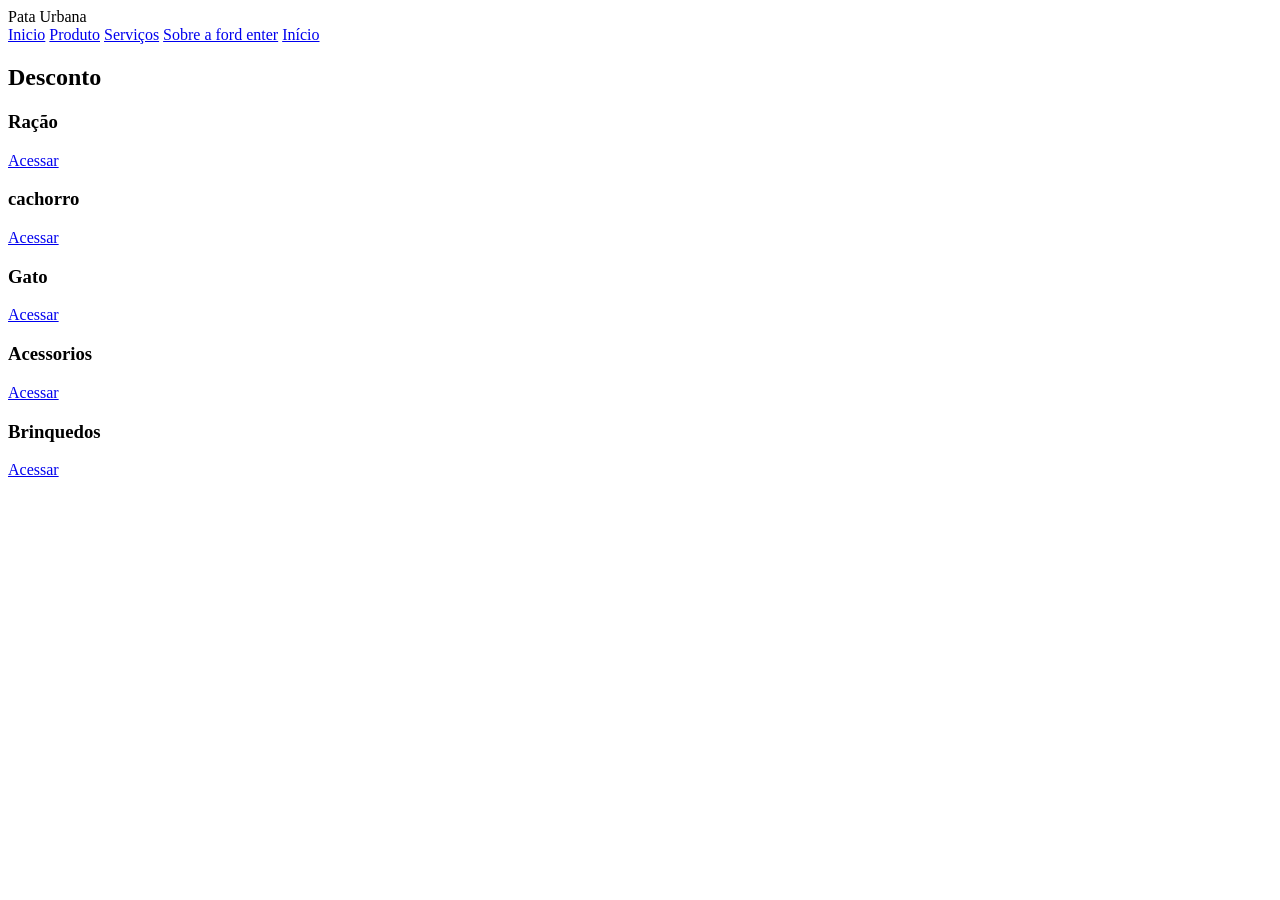
<file: Front-end/index.html>
<!DOCTYPE HTML5>
<html lang="pt-BR">
<head>
    <meta charset="UTF-8">
    <meta nome="viewport" content="width=device-width, initial-scale=1.0">
    <title>Pata Urbana - Inicio</title>


    <link real="stylesheet" href="style.css">
    </head>
    <body>


        <header class="navbar">
           <div class="logo">Pata Urbana</div>


           <nav class="nav links">
            <a href="index.html" class="active"></a>
            <a href="avisos.html">Inicio</a>
            <a href="avisos.html">Produto</a>
            <a href="avisos.html">Serviços</a>
            <a href="sobre_ford.html">Sobre a ford enter</a> 
            <a href="index.html" class="active">Início</a>
         </nav>

        

         <main class="container">
            <section class="welcome-card">
                <h1>Desconto</h1>
                <div class="dashboard-grid">

     <div class="card">
        <h3>Ração</h3>
        <a href="#" class="btn">Acessar</a>

    <div class="card">
        <h3>cachorro</h3>
        <a href="#" class="btn">Acessar</a>

    <div class="card">
        <h3>Gato</h3>
        <a href="#" class="btn">Acessar</a>
    
    <div class="card">
        <h3>Acessorios</h3>
        <a href="#" class="btn">Acessar</a>

    <div class="card">
        <h3>Brinquedos</h3>
        <a href="#" class="btn">Acessar</a>
</file>
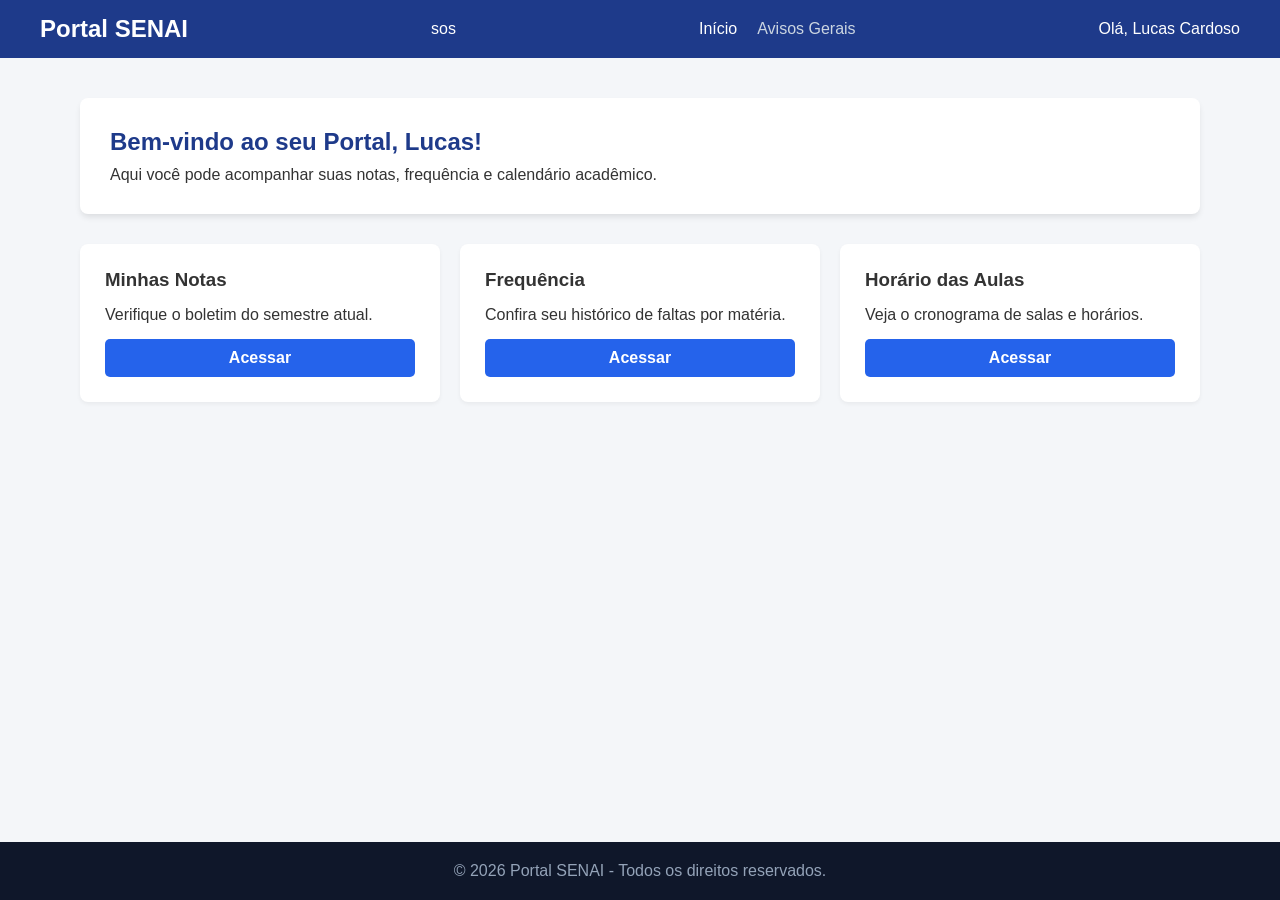
<file: Front-end/exemplo_Professor/index.html>
<!DOCTYPE html> <!-- Declara o tipo do documento como HTML5 para que o navegador interprete as regras modernas corretamente -->
<html lang="pt-BR"> <!-- Elemento raiz que envolve todo o documento HTML. O atributo lang define o idioma principal como Português do Brasil -->
<head> <!-- Seção do cabeçalho técnico da página (contém metadados, títulos e links externos não visíveis diretamente no corpo) -->
    <meta charset="UTF-8"> <!-- Configura a codificação de caracteres para UTF-8, permitindo acentos e caracteres especiais da língua portuguesa -->
    <meta name="viewport" content="width=device-width, initial-scale=1.0"> <!-- Ajusta a escala da página para garantir responsividade em telas mobile e desktops -->
    <title>Portal do Aluno - Início</title> <!-- Define o título que será exibido na aba do navegador -->
    
    <!-- Vincula o arquivo de estilos compartilhado -->
    <link rel="stylesheet" href="style.css"> <!-- Importa o arquivo de estilos CSS externo (style.css) para aplicar os estilos visuais -->
</head>
<body> <!-- Contém todo o conteúdo visível da página que é exibido para o usuário final -->

    <!-- Topo da página / Cabeçalho -->
    <header class="navbar"> <!-- Elemento semântico de cabeçalho da página, estruturado com a classe CSS navbar -->
        <div class="logo">Portal SENAI</div> <!-- Bloco genérico em nível de bloco utilizado para exibir a marca/logotipo do portal -->
        
        <!-- Menu de Navegação -->
   sos     <nav class="nav-links"> <!-- Elemento semântico de navegação que agrupa os links do menu principal -->
            <a href="index.html" class="active">Início</a> <!-- Link hipertexto para a página inicial; a classe 'active' destaca que esta é a página atual -->
            <a href="avisos.html">Avisos Gerais</a> <!-- Link hipertexto direcionando para a página de avisos gerais -->
        </nav>
        
        <div class="user-profile">Olá, Lucas Cardoso</div> <!-- Bloco informativo para exibir a saudação e o nome do usuário ativo no sistema -->
    </header>

    <!-- Conteúdo Principal -->
    <main class="container"> <!-- Elemento semântico para o conteúdo principal da página; a classe 'container' limita a largura centralizada -->
        
        <!-- Seção do cartão de boas-vindas -->
        <section class="welcome-card"> <!-- Seção semântica que agrupa visualmente o cartão de mensagem de boas-vindas -->
            <h1>Bem-vindo ao seu Portal, Lucas!</h1> <!-- Título principal e de maior relevância hierárquica (Nível 1) na página -->
            <p>Aqui você pode acompanhar suas notas, frequência e calendário acadêmico.</p> <!-- Parágrafo de texto descritivo -->
        </section>

        <!-- Grade de cards de acesso rápido -->
        <div class="dashboard-grid"> <!-- Contêiner em bloco que organiza os cartões em formato de grade flexível -->
            
            <!-- Card individual de atalho: Notas -->
            <div class="card"> <!-- Bloco representando o primeiro cartão de funcionalidade rápida -->
                <h3>Minhas Notas</h3> <!-- Título de nível 3 para identificar a seção do cartão -->
                <p>Verifique o boletim do semestre atual.</p> <!-- Parágrafo informativo da funcionalidade -->
                <a href="#" class="btn">Acessar</a> <!-- Link estilizado via CSS para ter aparência de botão de ação -->
            </div>
            
            <!-- Card individual de atalho: Frequência -->
            <div class="card"> <!-- Bloco representando o segundo cartão de funcionalidade rápida -->
                <h3>Frequência</h3> <!-- Título de nível 3 para o cartão de frequência -->
                <p>Confira seu histórico de faltas por matéria.</p> <!-- Descrição do recurso do cartão -->
                <a href="#" class="btn">Acessar</a> <!-- Botão/Link de atalho para acessar a frequência -->
            </div>
            
            <!-- Card individual de atalho: Horários -->
            <div class="card"> <!-- Bloco representando o terceiro cartão de funcionalidade rápida -->
                <h3>Horário das Aulas</h3> <!-- Título de nível 3 para o cartão de horários -->
                <p>Veja o cronograma de salas e horários.</p> <!-- Descrição do recurso exibido -->
                <a href="#" class="btn">Acessar</a> <!-- Botão/Link de atalho para acessar o cronograma -->
            </div>
            
        </div>
    </main>

    <!-- Rodapé da Página -->
    <footer class="footer"> <!-- Elemento semântico para o rodapé da página estilizado com a classe 'footer' -->
        <p>&copy; 2026 Portal SENAI - Todos os direitos reservados.</p> <!-- Parágrafo exibindo a indicação de direitos autorais e copyright -->
    </footer>

</body>
</html>
</file>
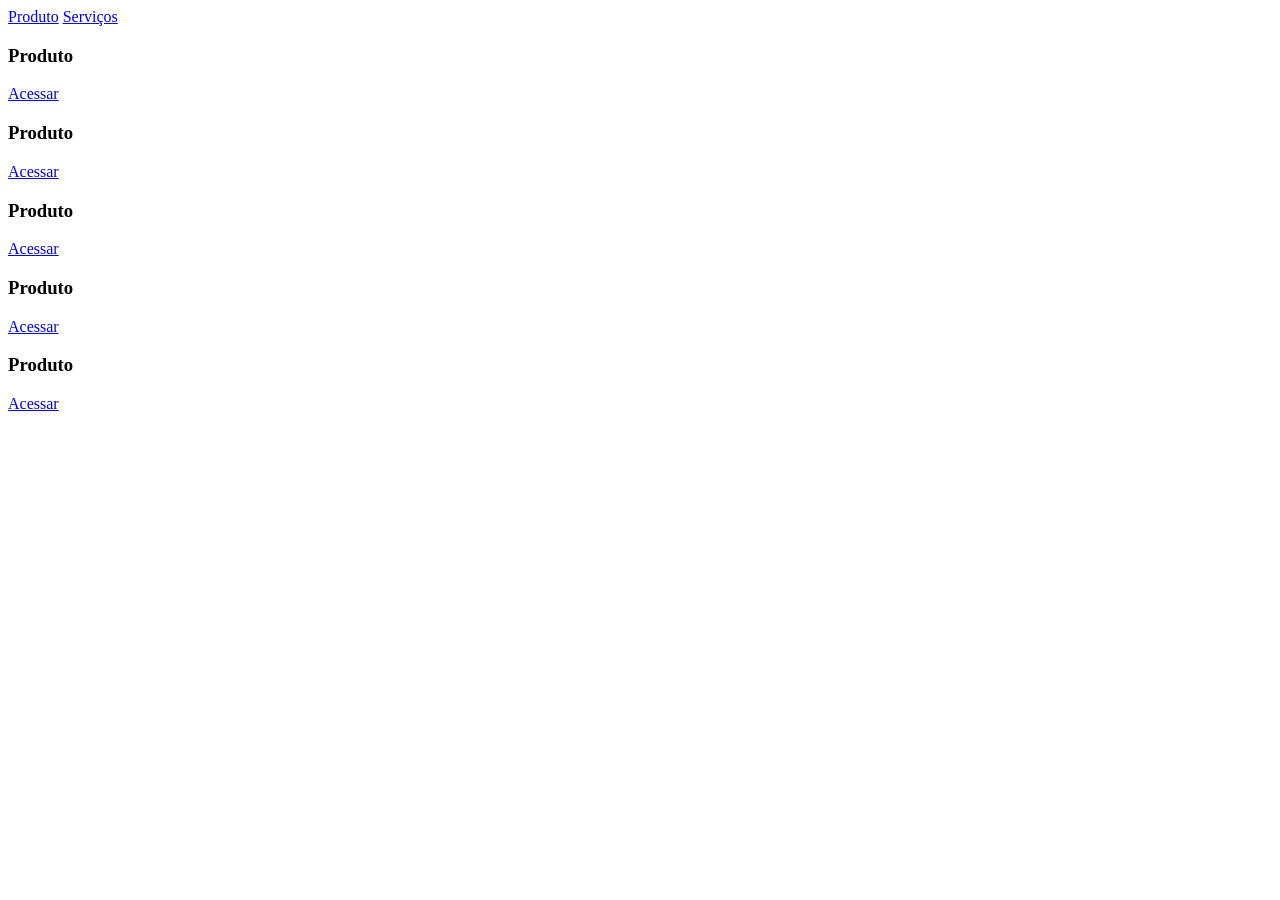
<file: Front-end/index2.html>
<!DOCTYPE html>
<html lang="en">
<head>
    <meta charset="UTF-8">
    <meta name="viewport" content="width=device-width, initial-scale=1.0">
    <title>Document</title>
</head>
<body>
    
 <header class="navbar">
    <nav class="nav links">
            <a href="index.html" class="active"></a>
            <a href="avisos.html">Produto</a>
            <a href="avisos.html">Serviços</a> 
         </nav>

          <main class="container">
            <section class="welcome-card">


    <div class="card">
        <h3>Produto</h3>
        <a href="#" class="btn">Acessar</a>

    <div class="card">
        <h3>Produto</h3>
        <a href="#" class="btn">Acessar</a>

    <div class="card">
        <h3>Produto</h3>
        <a href="#" class="btn">Acessar</a>
    
    <div class="card">
        <h3>Produto</h3>
        <a href="#" class="btn">Acessar</a>

    <div class="card">
        <h3>Produto</h3>
        <a href="#" class="btn">Acessar</a>
</file>
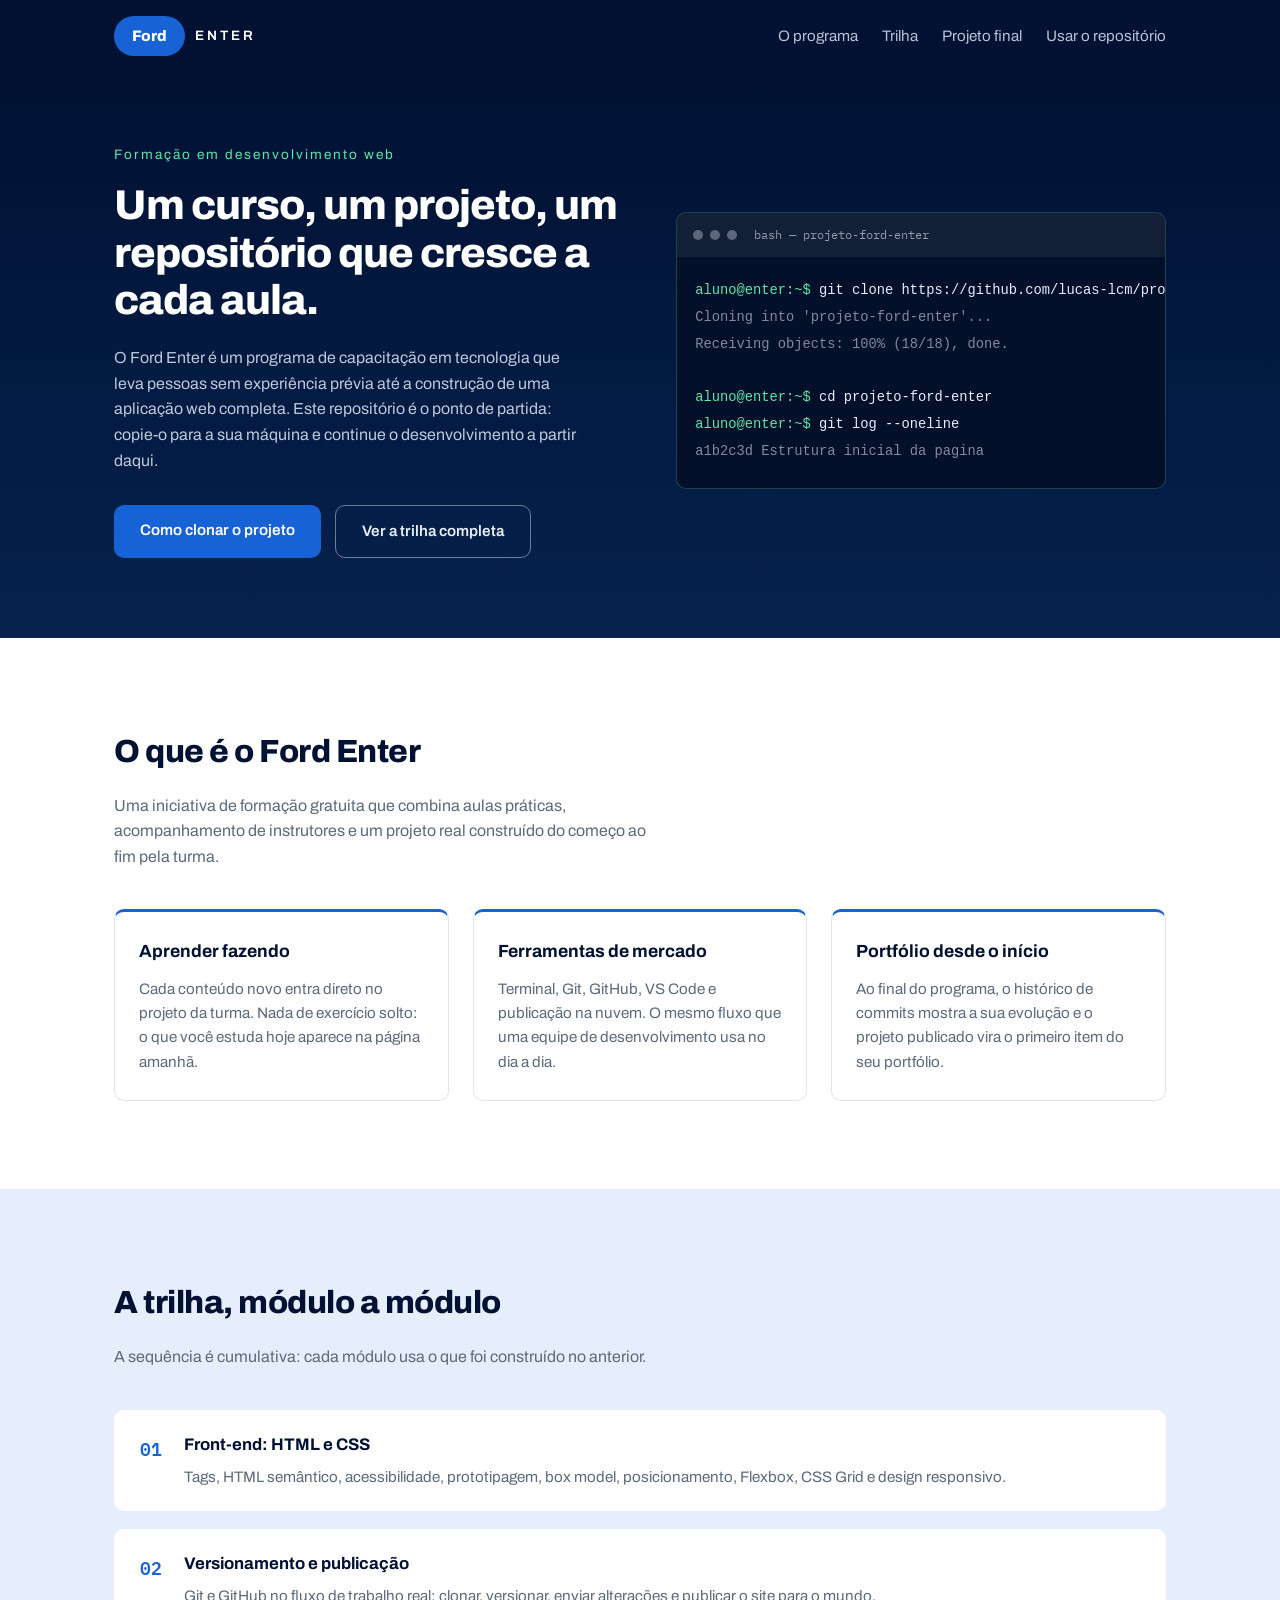
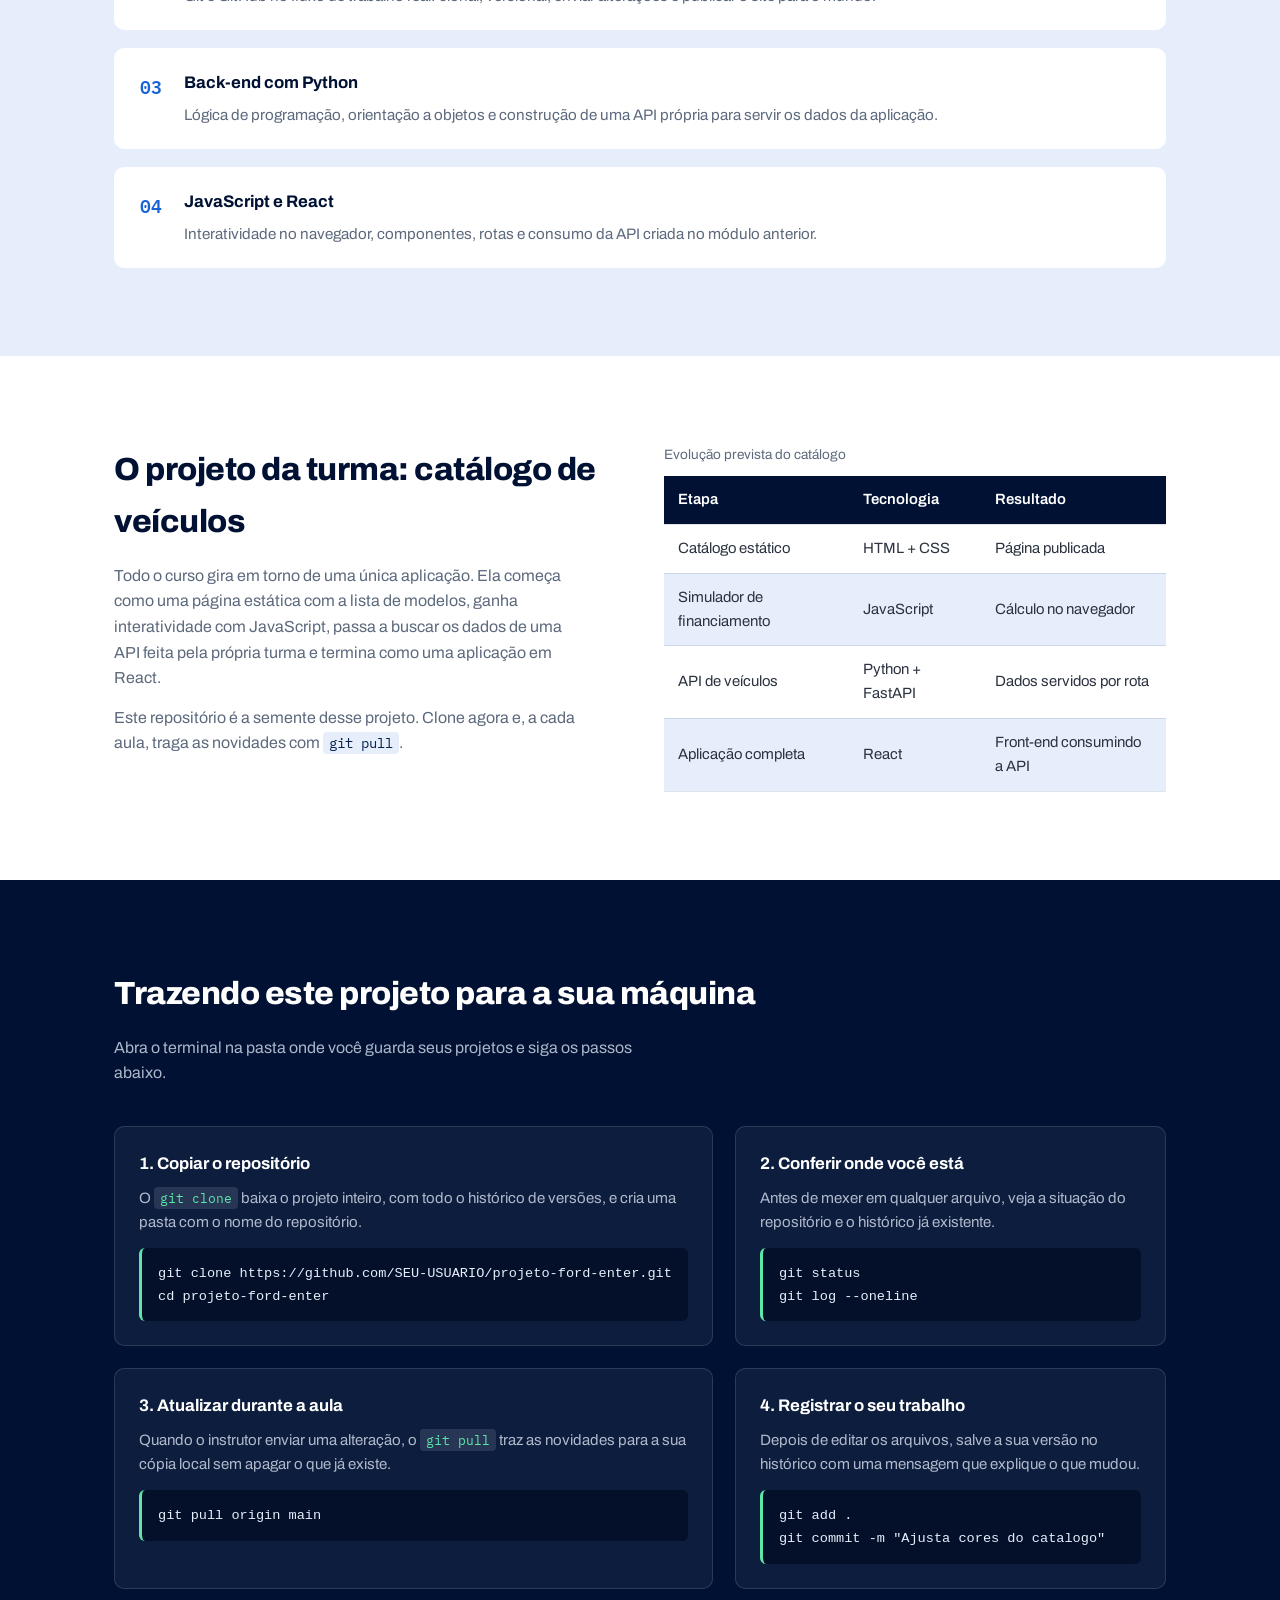
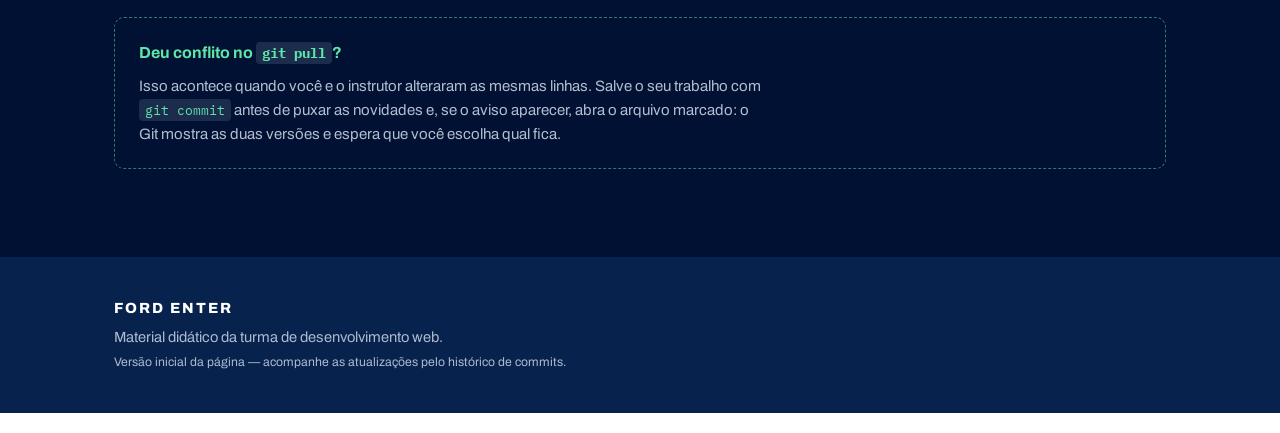
<file: Front-end/sobre_ford.html>
<!DOCTYPE html>
<html lang="pt-BR">

<head>
  <!-- Metadados básicos: codificação e responsividade (Aula 13) -->
  <meta charset="UTF-8">
  <meta name="viewport" content="width=device-width, initial-scale=1.0">

  <!-- Metadados de SEO (Aula 03) -->
  <title>Projeto Ford Enter | Programa de formação em desenvolvimento web</title>
  <meta name="description"
    content="Página-base do projeto Ford Enter: o que é o programa, a trilha de aprendizagem e como clonar este repositório com Git.">
  <meta name="author" content="Turma Ford Enter">

  <!-- Fontes externas -->
  <link rel="preconnect" href="https://fonts.googleapis.com">
  <link rel="preconnect" href="https://fonts.gstatic.com" crossorigin>
  <link href="https://fonts.googleapis.com/css2?family=Archivo:wght@400;600;800&family=IBM+Plex+Mono:wght@400;600&display=swap"
    rel="stylesheet">

  <!-- Folha de estilos do projeto (CSS externo, Aula 07) -->
  <link rel="stylesheet" href="style_sobre_ford.css">
</head>

<body>

  <!-- ===== Cabeçalho e navegação ===== -->
  <header class="cabecalho">
    <div class="container cabecalho__conteudo">
      <a class="marca" href="sobre_ford.html">
        <span class="marca__oval">Ford</span>
        <span class="marca__texto">Enter</span>
      </a>

      <nav class="menu" aria-label="Navegação principal">
        <ul class="menu__lista">
          <li><a href="#programa">O programa</a></li>
          <li><a href="#trilha">Trilha</a></li>
          <li><a href="#projeto">Projeto final</a></li>
          <li><a href="#git">Usar o repositório</a></li>
        </ul>
      </nav>
    </div>
  </header>

  <main>

    <!-- ===== Destaque (hero) ===== -->
    <section class="hero">
      <div class="container hero__grade">

        <div class="hero__texto">
          <p class="hero__chamada">Formação em desenvolvimento web</p>
          <h1 class="hero__titulo">Um curso, um projeto, um repositório que cresce a cada aula.</h1>
          <p class="hero__descricao">
            O Ford Enter é um programa de capacitação em tecnologia que leva pessoas sem experiência prévia
            até a construção de uma aplicação web completa. Este repositório é o ponto de partida:
            copie-o para a sua máquina e continue o desenvolvimento a partir daqui.
          </p>

          <div class="hero__acoes">
            <a class="botao botao--principal" href="#git">Como clonar o projeto</a>
            <a class="botao botao--secundario" href="#trilha">Ver a trilha completa</a>
          </div>
        </div>

        <!-- Bloco que imita um terminal: o comando é o próprio "cartão de visitas" da aula -->
        <div class="terminal" aria-label="Exemplo de uso do terminal">
          <div class="terminal__barra">
            <span class="terminal__ponto"></span>
            <span class="terminal__ponto"></span>
            <span class="terminal__ponto"></span>
            <span class="terminal__nome">bash — projeto-ford-enter</span>
          </div>
          <pre class="terminal__corpo"><code><span class="prompt">aluno@enter:~$</span> git clone https://github.com/lucas-lcm/projeto-ford-enter.git
<span class="saida">Cloning into 'projeto-ford-enter'...</span>
<span class="saida">Receiving objects: 100% (18/18), done.</span>

<span class="prompt">aluno@enter:~$</span> cd projeto-ford-enter
<span class="prompt">aluno@enter:~$</span> git log --oneline
<span class="saida">a1b2c3d Estrutura inicial da pagina</span></code></pre>
        </div>

      </div>
    </section>

    <!-- ===== O programa ===== -->
    <section class="secao" id="programa">
      <div class="container">
        <h2 class="secao__titulo">O que é o Ford Enter</h2>
        <p class="secao__intro">
          Uma iniciativa de formação gratuita que combina aulas práticas, acompanhamento de instrutores
          e um projeto real construído do começo ao fim pela turma.
        </p>

        <ul class="cartoes">
          <li class="cartao">
            <h3 class="cartao__titulo">Aprender fazendo</h3>
            <p>Cada conteúdo novo entra direto no projeto da turma. Nada de exercício solto: o que
              você estuda hoje aparece na página amanhã.</p>
          </li>
          <li class="cartao">
            <h3 class="cartao__titulo">Ferramentas de mercado</h3>
            <p>Terminal, Git, GitHub, VS Code e publicação na nuvem. O mesmo fluxo que uma equipe de
              desenvolvimento usa no dia a dia.</p>
          </li>
          <li class="cartao">
            <h3 class="cartao__titulo">Portfólio desde o início</h3>
            <p>Ao final do programa, o histórico de commits mostra a sua evolução e o projeto publicado
              vira o primeiro item do seu portfólio.</p>
          </li>
        </ul>
      </div>
    </section>

    <!-- ===== Trilha de aprendizagem ===== -->
    <section class="secao secao--clara" id="trilha">
      <div class="container">
        <h2 class="secao__titulo">A trilha, módulo a módulo</h2>
        <p class="secao__intro">
          A sequência é cumulativa: cada módulo usa o que foi construído no anterior.
        </p>

        <ol class="trilha">
          <li class="trilha__etapa">
            <span class="trilha__numero">01</span>
            <div>
              <h3 class="trilha__titulo">Front-end: HTML e CSS</h3>
              <p>Tags, HTML semântico, acessibilidade, prototipagem, box model, posicionamento,
                Flexbox, CSS Grid e design responsivo.</p>
            </div>
          </li>
          <li class="trilha__etapa">
            <span class="trilha__numero">02</span>
            <div>
              <h3 class="trilha__titulo">Versionamento e publicação</h3>
              <p>Git e GitHub no fluxo de trabalho real: clonar, versionar, enviar alterações e
                publicar o site para o mundo.</p>
            </div>
          </li>
          <li class="trilha__etapa">
            <span class="trilha__numero">03</span>
            <div>
              <h3 class="trilha__titulo">Back-end com Python</h3>
              <p>Lógica de programação, orientação a objetos e construção de uma API própria para
                servir os dados da aplicação.</p>
            </div>
          </li>
          <li class="trilha__etapa">
            <span class="trilha__numero">04</span>
            <div>
              <h3 class="trilha__titulo">JavaScript e React</h3>
              <p>Interatividade no navegador, componentes, rotas e consumo da API criada no módulo
                anterior.</p>
            </div>
          </li>
        </ol>
      </div>
    </section>

    <!-- ===== Projeto final ===== -->
    <section class="secao" id="projeto">
      <div class="container projeto">
        <div class="projeto__texto">
          <h2 class="secao__titulo">O projeto da turma: catálogo de veículos</h2>
          <p>
            Todo o curso gira em torno de uma única aplicação. Ela começa como uma página estática
            com a lista de modelos, ganha interatividade com JavaScript, passa a buscar os dados de
            uma API feita pela própria turma e termina como uma aplicação em React.
          </p>
          <p>
            Este repositório é a semente desse projeto. Clone agora e, a cada aula, traga as
            novidades com <code class="codigo">git pull</code>.
          </p>
        </div>

        <table class="tabela">
          <caption>Evolução prevista do catálogo</caption>
          <thead>
            <tr>
              <th scope="col">Etapa</th>
              <th scope="col">Tecnologia</th>
              <th scope="col">Resultado</th>
            </tr>
          </thead>
          <tbody>
            <tr>
              <td>Catálogo estático</td>
              <td>HTML + CSS</td>
              <td>Página publicada</td>
            </tr>
            <tr>
              <td>Simulador de financiamento</td>
              <td>JavaScript</td>
              <td>Cálculo no navegador</td>
            </tr>
            <tr>
              <td>API de veículos</td>
              <td>Python + FastAPI</td>
              <td>Dados servidos por rota</td>
            </tr>
            <tr>
              <td>Aplicação completa</td>
              <td>React</td>
              <td>Front-end consumindo a API</td>
            </tr>
          </tbody>
        </table>
      </div>
    </section>

    <!-- ===== Instruções de Git ===== -->
    <section class="secao secao--escura" id="git">
      <div class="container">
        <h2 class="secao__titulo">Trazendo este projeto para a sua máquina</h2>
        <p class="secao__intro">
          Abra o terminal na pasta onde você guarda seus projetos e siga os passos abaixo.
        </p>

        <div class="passos">

          <article class="passo">
            <h3 class="passo__titulo">1. Copiar o repositório</h3>
            <p>O <code class="codigo">git clone</code> baixa o projeto inteiro, com todo o histórico de
              versões, e cria uma pasta com o nome do repositório.</p>
            <pre class="bloco-codigo"><code>git clone https://github.com/SEU-USUARIO/projeto-ford-enter.git
cd projeto-ford-enter</code></pre>
          </article>

          <article class="passo">
            <h3 class="passo__titulo">2. Conferir onde você está</h3>
            <p>Antes de mexer em qualquer arquivo, veja a situação do repositório e o histórico já
              existente.</p>
            <pre class="bloco-codigo"><code>git status
git log --oneline</code></pre>
          </article>

          <article class="passo">
            <h3 class="passo__titulo">3. Atualizar durante a aula</h3>
            <p>Quando o instrutor enviar uma alteração, o <code class="codigo">git pull</code> traz as
              novidades para a sua cópia local sem apagar o que já existe.</p>
            <pre class="bloco-codigo"><code>git pull origin main</code></pre>
          </article>

          <article class="passo">
            <h3 class="passo__titulo">4. Registrar o seu trabalho</h3>
            <p>Depois de editar os arquivos, salve a sua versão no histórico com uma mensagem que
              explique o que mudou.</p>
            <pre class="bloco-codigo"><code>git add .
git commit -m "Ajusta cores do catalogo"</code></pre>
          </article>

        </div>

        <aside class="aviso">
          <h3 class="aviso__titulo">Deu conflito no <code class="codigo">git pull</code>?</h3>
          <p>
            Isso acontece quando você e o instrutor alteraram as mesmas linhas. Salve o seu trabalho
            com <code class="codigo">git commit</code> antes de puxar as novidades e, se o aviso
            aparecer, abra o arquivo marcado: o Git mostra as duas versões e espera que você escolha
            qual fica.
          </p>
        </aside>
      </div>
    </section>

  </main>

  <!-- ===== Rodapé ===== -->
  <footer class="rodape">
    <div class="container rodape__conteudo">
      <p class="rodape__marca">Ford Enter</p>
      <p>Material didático da turma de desenvolvimento web.</p>
      <p><small>Versão inicial da página — acompanhe as atualizações pelo histórico de commits.</small></p>
    </div>
  </footer>

</body>

</html>
</file>
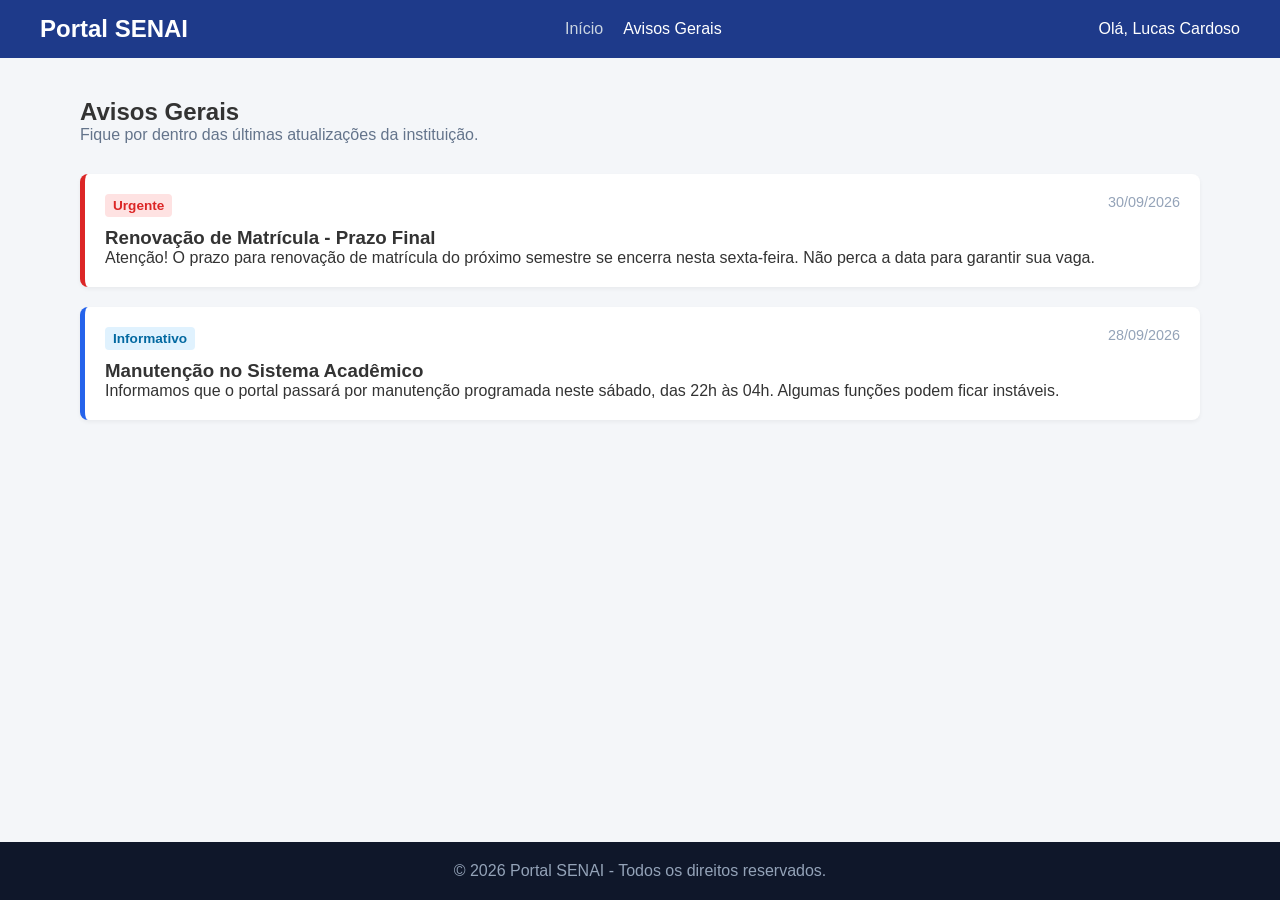
<file: Front-end/exemplo_Professor/avisos.html>
<!DOCTYPE html> <!-- Informa ao navegador que o documento deve ser renderizado no padrão HTML5 -->
<html lang="pt-BR"> <!-- Define a linguagem base da estrutura do documento como português do Brasil -->
<head> <!-- Seção com os metadados e arquivos de configuração que não aparecem na tela diretamente -->
    <meta charset="UTF-8"> <!-- Define o padrão de codificação de caracteres UTF-8 -->
    <meta name="viewport" content="width=device-width, initial-scale=1.0"> <!-- Ajusta a visualização para dispositivos móveis e telas responsivas -->
    <title>Portal do Aluno - Avisos Gerais</title> <!-- Define o título exibido na aba do navegador para a página de avisos -->
    <link rel="stylesheet" href="style.css"> <!-- Importa a folha de estilo CSS compartilhada -->
</head>
<body> <!-- Contêiner de todos os elementos visíveis na página de avisos -->

    <!-- Cabeçalho idêntico para manter a consistência do portal -->
    <header class="navbar"> <!-- Seção semântica de topo da página contendo o menu e perfil -->
        <div class="logo">Portal SENAI</div> <!-- Exibição do nome da marca/sistema -->
        
        <nav class="nav-links"> <!-- Menu semântico com os hiperlinks de navegação do portal -->
            <a href="index.html">Início</a> <!-- Link para retornar à página inicial -->
            <!-- A classe active muda de lugar para indicar a página atual -->
            <a href="avisos.html" class="active">Avisos Gerais</a> <!-- Link para a página de avisos marcada com a classe active -->
        </nav>
        
        <div class="user-profile">Olá, Lucas Cardoso</div> <!-- Identificação do usuário logado -->
    </header>

    <!-- Conteúdo de Avisos -->
    <main class="container"> <!-- Área central contentora do conteúdo específico de avisos -->
        <h2>Avisos Gerais</h2> <!-- Título de nível 2 indicando a seção atual de avisos -->
        <p class="subtitle">Fique por dentro das últimas atualizações da instituição.</p> <!-- Parágrafo usado como subtítulo com estilo suavizado -->

        <!-- Lista de avisos empilhada verticalmente -->
        <div class="avisos-list"> <!-- Bloco contêiner para organizar todos os itens de aviso em pilha -->
            
            <!-- Aviso individual: Urgente -->
            <div class="aviso-item urgente"> <!-- Cartão de aviso contendo a classe adicional 'urgente' para a borda vermelha -->
                <div class="aviso-header"> <!-- Cabeçalho do cartão de aviso para alinhar a categoria e a data -->
                    <span class="tag">Urgente</span> <!-- Elemento inline estilizado como etiqueta de destaque para indicar urgência -->
                    <span class="data">30/09/2026</span> <!-- Elemento inline utilizado para formatar e destacar a data do aviso -->
                </div>
                <h3>Renovação de Matrícula - Prazo Final</h3> <!-- Título de nível 3 para o assunto do aviso urgente -->
                <p>Atenção! O prazo para renovação de matrícula do próximo semestre se encerra nesta sexta-feira. Não perca a data para garantir sua vaga.</p> <!-- Descrição detalhada do aviso urgente -->
            </div>

            <!-- Aviso individual: Informativo -->
            <div class="aviso-item"> <!-- Cartão de aviso padrão contendo a borda padrão em azul -->
                <div class="aviso-header"> <!-- Cabeçalho para alinhamento da etiqueta informativa e da data -->
                    <span class="tag info">Informativo</span> <!-- Etiqueta com classe adicional 'info' para mudar a cor para tons de azul -->
                    <span class="data">28/09/2026</span> <!-- Exibição da data da notícia informativa -->
                </div>
                <h3>Manutenção no Sistema Acadêmico</h3> <!-- Título de nível 3 descrevendo o assunto do aviso informativo -->
                <p>Informamos que o portal passará por manutenção programada neste sábado, das 22h às 04h. Algumas funções podem ficar instáveis.</p> <!-- Descrição detalhada sobre o período de manutenção -->
            </div>
            
        </div>
    </main>

    <!-- Rodapé -->
    <footer class="footer"> <!-- Seção semântica do rodapé da página -->
        <p>&copy; 2026 Portal SENAI - Todos os direitos reservados.</p> <!-- Mensagem de copyright do portal -->
    </footer>

</body>
</html>
</file>
<file: Front-end/exemplo_Professor/style.css>
/* ==================== CONFIGURAÇÕES GERAIS ==================== */
/* Seletor Universal (*): Seleciona todos os elementos do HTML da aplicação */
* {
    margin: 0;             /* Zera a margem externa padrão dada pelos navegadores a diversos elementos */
    padding: 0;            /* Zera o preenchimento/espaçamento interno padrão de todos os elementos */
    box-sizing: border-box; /* Faz com que padding e bordas sejam incluídos na largura e altura totais do elemento */
}

/* Regras aplicadas ao corpo (body) da página */
body {
    font-family: 'Segoe UI', Tahoma, Geneva, Verdana, sans-serif; /* Define a lista de fontes padrão com alternativas de reserva */
    background-color: #f4f6f9;                                    /* Cor de fundo cinza bem claro para toda a tela */
    color: #333;                                                  /* Cor do texto principal (cinza escuro) para dar um bom contraste */
    /* Configura o body para empilhar Header, Main e Footer perfeitamente */
    display: flex;                                                /* Transforma o elemento body em um contêiner flexível */
    flex-direction: column;                                       /* Empilha os elementos filhos (header, main e footer) em sentido vertical */
    min-height: 100vh;                                            /* Garante que o corpo ocupe no mínimo 100% da altura visível da tela */
}

/* ==================== BARRA DE NAVEGAÇÃO (FLEXBOX) ==================== */
/* Classe do cabeçalho superior */
.navbar {
    display: flex;                  /* Define a barra como contêiner flexível na horizontal */
    justify-content: space-between; /* Distribui os 3 blocos (logo, menu, perfil) com espaço igual entre eles */
    align-items: center;            /* Centraliza todos os itens do cabeçalho verticalmente */
    background-color: #1e3a8a;       /* Cor de fundo em tom azul escuro institucional */
    padding: 15px 40px;             /* Preenchimento interno (15px acima/abaixo e 40px nas laterais) */
    color: white;                   /* Define a cor padrão do texto dentro da navbar como branca */
}

/* Classe de formatação do Logotipo */
.logo {
    font-size: 1.5rem;              /* Define o tamanho da fonte proporcional (1.5x o tamanho padrão) */
    font-weight: bold;              /* Aplica o estilo em negrito ao texto do logo */
}

/* Contêiner dos links da navegação no menu */
.nav-links {
    display: flex;                  /* Organiza os hiperlinks em formato de linha horizontal */
    gap: 20px;                      /* Espaçamento interno de 20px entre os links do menu */
}

/* Formatação dos links dentro da barra de navegação */
.nav-links a {
    color: #cbd5e1;                 /* Cor inicial dos links em um tom azul-acinzentado claro */
    text-decoration: none;          /* Remove a linha sublinhada padrão dos links do navegador */
    font-weight: 500;               /* Define a espessura média da fonte */
    transition: color 0.3s;         /* Define a animação suave de 0.3 segundos ao mudar de cor no passar do mouse */
}

/* Regra encadeada para estados de sobreposição do mouse (:hover) e link ativo (.active) */
.nav-links a:hover, .nav-links a.active {
    color: white;                   /* Destaca o link ativo ou com o mouse por cima mudando a cor do texto para branco */
}

/* ==================== CONTAINER PRINCIPAL ==================== */
/* Classe que envolve e limita o conteúdo principal de cada página */
.container {
    flex: 1;                        /* Faz o conteúdo principal esticar e ocupar todo o espaço restante, empurrando o rodapé para o fim */
    padding: 40px;                  /* Adiciona 40px de preenchimento interno em todas as bordas */
    max-width: 1200px;              /* Limita a largura máxima da área de conteúdo em telas grandes */
    width: 100%;                    /* Garante que o contêiner ocupe 100% da largura disponível até o limite do max-width */
    margin: 0 auto;                 /* Centraliza a estrutura da página horizontalmente na tela */
}

/* Classe para elementos de subtítulo */
.subtitle {
    color: #64748b;                 /* Cor de texto em tom cinza azulado suave */
    margin-bottom: 30px;            /* Adiciona um espaçamento de 30px abaixo do subtítulo */
}

/* ==================== PÁGINA INICIAL: CARDS E GRID (FLEXBOX) ==================== */
/* Cartão superior de boas-vindas na página inicial */
.welcome-card {
    background-color: white;                   /* Fundo branco para destacar do fundo da página */
    padding: 30px;                             /* Espaçamento interno de 30px */
    border-radius: 8px;                        /* Arredonda os quatro cantos do cartão em 8px */
    box-shadow: 0 4px 6px -1px rgba(0,0,0,0.1);/* Cria uma sombra suave abaixo do cartão dando a sensação de elevação */
    margin-bottom: 30px;                       /* Espaçamento de 30px na parte inferior para afastar do grid */
}

/* Título dentro do cartão de boas-vindas */
.welcome-card h1 {
    color: #1e3a8a;                 /* Define a cor azul escuro para o título principal do cartão */
    margin-bottom: 10px;            /* Afasta o título em 10px do parágrafo explicativo que vem abaixo */
}

/* Grid de controle dos blocos de acesso rápido */
.dashboard-grid {
    display: flex;                  /* Aplica o layout flexível para dispor os cartões lado a lado */
    gap: 20px;                      /* Adiciona um espaço fixo de 20px entre os cartões */
    flex-wrap: wrap;                /* Se a tela quebrar/diminuir, os cards vão para a linha de baixo automaticamente */
}

/* Estilo individual de cada cartão da página inicial */
.card {
    background-color: white;        /* Fundo branco para cada cartão */
    flex: 1;                        /* Distribui o tamanho igualmente entre os cards para preencherem a linha */
    min-width: 250px;               /* Impede que o card esmague muito em telas pequenas, forçando a quebra de linha */
    padding: 25px;                  /* Preenchimento interno de 25px dentro do cartão */
    border-radius: 8px;             /* Cantos arredondados de 8px */
    box-shadow: 0 2px 4px rgba(0,0,0,0.05); /* Aplica uma sombra leve nas bordas */
    display: flex;                  /* Transforma o cartão em um contêiner flexível interno */
    flex-direction: column;         /* Alinha os textos e o botão de forma interna usando Flexbox em sentido vertical */
    justify-content: space-between; /* Empurra o botão "Acessar" sempre para a base do card mantendo espaço proporcional */
    gap: 15px;                      /* Distância de 15px entre os elementos internos do cartão */
}

/* Botões de ação dos cartões */
.btn {
    background-color: #2563eb;       /* Fundo em cor azul vibrante */
    color: white;                   /* Cor do texto em branco */
    text-align: center;             /* Centraliza o texto do botão horizontalmente */
    padding: 10px;                  /* Preenchimento de 10px em volta do texto do botão */
    text-decoration: none;          /* Remove a linha sublinhada padrão dos links */
    border-radius: 5px;             /* Cantos suavemente arredondados em 5px */
    font-weight: bold;              /* Texto do botão em negrito */
    transition: background 0.3s;    /* Transição suave de 0.3s para a mudança de cor do fundo no efeito hover */
}

/* Efeito ao passar o cursor do mouse no botão */
.btn:hover {
    background-color: #1d4ed8;       /* Escurece ligeiramente o azul do fundo quando o usuário passa o mouse */
}

/* ==================== PÁGINA DE AVISOS ==================== */
/* Contêiner da lista de avisos */
.avisos-list {
    display: flex;                  /* Transforma a lista de avisos em um contêiner flexível */
    flex-direction: column;         /* Lista os avisos em formato de pilha (vertical) */
    gap: 20px;                      /* Espaçamento de 20px entre um cartão de aviso e outro */
}

/* Estilo base do item/cartão de aviso */
.aviso-item {
    background-color: white;        /* Fundo branco no cartão de aviso */
    padding: 20px;                  /* Preenchimento interno de 20px */
    border-radius: 8px;             /* Arredondamento dos cantos em 8px */
    border-left: 5px solid #2563eb; /* Borda lateral azul padrão na extrema esquerda do cartão */
    box-shadow: 0 2px 4px rgba(0,0,0,0.05); /* Sombra suave ao redor do cartão */
}

/* Aplica uma variação visual para avisos marcados como urgentes */
.aviso-item.urgente {
    border-left-color: #dc2626;     /* Muda a cor da borda esquerda para vermelho */
}

/* Linha superior dentro do cartão do aviso */
.aviso-header {
    display: flex;                  /* Organiza a tag e a data na horizontal usando Flexbox */
    justify-content: space-between; /* Joga a Tag para a esquerda e a Data para a extrema direita */
    margin-bottom: 10px;            /* Afasta o cabeçalho em 10px do título do aviso */
}

/* Tag/Etiqueta padronizada de aviso (ex: Urgente) */
.tag {
    background-color: #fee2e2;       /* Fundo vermelho claro para chamar atenção */
    color: #dc2626;                 /* Texto em tom de vermelho escuro */
    padding: 4px 8px;               /* Preenchimento interno da tag (4px acima/abaixo, 8px lados) */
    border-radius: 4px;             /* Cantos suavemente arredondados em 4px */
    font-size: 0.85rem;             /* Tamanho da fonte levemente menor que o texto base */
    font-weight: bold;              /* Texto da tag em negrito */
}

/* Variação visual para tags do tipo informativo */
.tag.info {
    background-color: #e0f2fe;       /* Troca o fundo da tag para um tom de azul claro */
    color: #0369a1;                 /* Troca a cor do texto da tag para azul escuro */
}

/* Texto de data dentro dos avisos */
.data {
    color: #94a3b8;                 /* Define uma cor cinza clara para a data para mantê-la sutil */
    font-size: 0.9rem;              /* Fonte ligeiramente menor para não roubar o foco principal */
}

/* ==================== RODAPÉ ==================== */
/* Estilo para a barra do rodapé */
.footer {
    background-color: #0f172a;      /* Fundo azul muito escuro (quase preto) */
    color: #94a3b8;                 /* Cor de texto cinza claro para bom contraste e leitura */
    text-align: center;             /* Centraliza o texto do rodapé horizontalmente */
    padding: 20px;                  /* Preenchimento interno de 20px em todas as direções */
    margin-top: auto;               /* Reforço mecânico para manter o rodapé sempre embaixo caso o conteúdo seja curto */
}
</file>
<file: Front-end/style_sobre_ford.css>
/* =========================================================
   Projeto Ford Enter — folha de estilos
   Organizada na mesma ordem das aulas: variáveis, reset,
   layout base, componentes e, por último, responsividade.
   ========================================================= */

/* ---------- 1. Variáveis de cor e espaçamento ---------- */
:root {
  --azul-profundo: #001133;
  --azul-escuro: #06224d;
  --azul-vivo: #1763d6;
  --azul-claro: #e7eefb;
  --cinza-texto: #2b3340;
  --cinza-suave: #5d6a7d;
  --branco: #ffffff;
  --verde-terminal: #5ee6a8;

  --borda: 1px solid rgba(13, 42, 90, 0.12);
  --raio: 10px;
  --espaco-secao: 88px;
}

/* ---------- 2. Reset básico ---------- */
* {
  margin: 0;
  padding: 0;
  box-sizing: border-box;
  /* box-sizing: a largura já inclui padding e borda (Aula 08) */
}

body {
  font-family: 'Archivo', Arial, Helvetica, sans-serif;
  color: var(--cinza-texto);
  background-color: var(--branco);
  line-height: 1.6;
}

img {
  max-width: 100%;
  display: block;
}

a {
  color: inherit;
  text-decoration: none;
}

/* ---------- 3. Estrutura de página ---------- */
.container {
  width: 100%;
  max-width: 1100px;
  margin: 0 auto;
  /* margens automáticas centralizam o bloco */
  padding: 0 24px;
}

.secao {
  padding: var(--espaco-secao) 0;
}

.secao--clara {
  background-color: var(--azul-claro);
}

.secao--escura {
  background-color: var(--azul-profundo);
  color: var(--azul-claro);
}

.secao__titulo {
  font-size: 2rem;
  font-weight: 800;
  letter-spacing: -0.5px;
  color: var(--azul-profundo);
  margin-bottom: 16px;
}

.secao--escura .secao__titulo {
  color: var(--branco);
}

.secao__intro {
  max-width: 60ch;
  /* linhas curtas são mais fáceis de ler */
  color: var(--cinza-suave);
  margin-bottom: 40px;
}

.secao--escura .secao__intro {
  color: rgba(231, 238, 251, 0.75);
}

/* ---------- 4. Cabeçalho ---------- */
.cabecalho {
  background-color: var(--azul-profundo);
  position: sticky;
  /* o menu acompanha a rolagem (Aula 09) */
  top: 0;
  z-index: 10;
}

.cabecalho__conteudo {
  display: flex;
  /* Flexbox alinha logo e menu (Aula 11) */
  align-items: center;
  justify-content: space-between;
  gap: 24px;
  min-height: 72px;
}

.marca {
  display: flex;
  align-items: center;
  gap: 10px;
}

.marca__oval {
  background-color: var(--azul-vivo);
  color: var(--branco);
  font-weight: 800;
  font-size: 0.95rem;
  padding: 8px 18px;
  border-radius: 999px;
}

.marca__texto {
  color: var(--branco);
  font-weight: 600;
  letter-spacing: 3px;
  text-transform: uppercase;
  font-size: 0.85rem;
}

.menu__lista {
  list-style: none;
  display: flex;
  flex-wrap: wrap;
  gap: 24px;
}

.menu__lista a {
  color: rgba(231, 238, 251, 0.8);
  font-size: 0.95rem;
  padding-bottom: 4px;
  border-bottom: 2px solid transparent;
}

/* Pseudoclasses de interação (Aula 10) */
.menu__lista a:hover,
.menu__lista a:focus-visible {
  color: var(--branco);
  border-bottom-color: var(--verde-terminal);
}

/* ---------- 5. Destaque (hero) ---------- */
.hero {
  background: linear-gradient(180deg, var(--azul-profundo) 0%, var(--azul-escuro) 100%);
  color: var(--branco);
  padding: 72px 0 80px;
}

.hero__grade {
  display: grid;
  /* CSS Grid em duas colunas (Aula 12) */
  grid-template-columns: 1.05fr 1fr;
  gap: 48px;
  align-items: center;
}

.hero__chamada {
  color: var(--verde-terminal);
  font-size: 0.85rem;
  letter-spacing: 2px;
  margin-bottom: 16px;
}

.hero__titulo {
  font-size: 2.6rem;
  line-height: 1.15;
  font-weight: 800;
  letter-spacing: -1px;
  margin-bottom: 20px;
}

.hero__descricao {
  color: rgba(231, 238, 251, 0.82);
  max-width: 52ch;
  margin-bottom: 32px;
}

.hero__acoes {
  display: flex;
  flex-wrap: wrap;
  gap: 14px;
}

.botao {
  display: inline-block;
  padding: 13px 26px;
  border-radius: var(--raio);
  font-weight: 600;
  font-size: 0.95rem;
  transition: background-color 0.2s, color 0.2s;
}

.botao--principal {
  background-color: var(--azul-vivo);
  color: var(--branco);
}

.botao--principal:hover,
.botao--principal:focus-visible {
  background-color: #2f7bf0;
}

.botao--secundario {
  border: 1px solid rgba(231, 238, 251, 0.45);
  color: var(--azul-claro);
}

.botao--secundario:hover,
.botao--secundario:focus-visible {
  background-color: rgba(231, 238, 251, 0.12);
}

/* ---------- 6. Bloco de terminal ---------- */
.terminal {
  background-color: #04102a;
  border: 1px solid rgba(94, 230, 168, 0.25);
  border-radius: var(--raio);
  overflow: hidden;
}

.terminal__barra {
  display: flex;
  align-items: center;
  gap: 7px;
  padding: 12px 16px;
  background-color: rgba(255, 255, 255, 0.06);
}

.terminal__ponto {
  width: 10px;
  height: 10px;
  border-radius: 50%;
  background-color: rgba(231, 238, 251, 0.35);
}

.terminal__nome {
  margin-left: 10px;
  font-size: 0.78rem;
  color: rgba(231, 238, 251, 0.6);
  font-family: 'IBM Plex Mono', monospace;
}

.terminal__corpo {
  padding: 20px 18px 24px;
  font-family: 'IBM Plex Mono', monospace;
  font-size: 0.86rem;
  line-height: 1.8;
  color: var(--azul-claro);
  overflow-x: auto;
  /* em telas pequenas o código rola na horizontal */
}

.prompt {
  color: var(--verde-terminal);
}

.saida {
  color: rgba(231, 238, 251, 0.55);
}

/* ---------- 7. Cartões ---------- */
.cartoes {
  list-style: none;
  display: grid;
  grid-template-columns: repeat(3, 1fr);
  gap: 24px;
}

.cartao {
  border: var(--borda);
  border-top: 3px solid var(--azul-vivo);
  border-radius: var(--raio);
  padding: 26px 24px;
}

.cartao__titulo {
  font-size: 1.1rem;
  color: var(--azul-profundo);
  margin-bottom: 10px;
}

.cartao p {
  color: var(--cinza-suave);
  font-size: 0.95rem;
}

/* ---------- 8. Trilha (sequência numerada) ---------- */
.trilha {
  list-style: none;
  display: grid;
  gap: 18px;
}

.trilha__etapa {
  display: flex;
  gap: 22px;
  align-items: flex-start;
  background-color: var(--branco);
  border-radius: var(--raio);
  padding: 22px 26px;
}

.trilha__numero {
  font-family: 'IBM Plex Mono', monospace;
  font-weight: 600;
  color: var(--azul-vivo);
  font-size: 1.1rem;
  padding-top: 2px;
}

.trilha__titulo {
  font-size: 1.05rem;
  color: var(--azul-profundo);
  margin-bottom: 6px;
}

.trilha__etapa p {
  color: var(--cinza-suave);
  font-size: 0.95rem;
}

/* ---------- 9. Projeto e tabela ---------- */
.projeto {
  display: grid;
  grid-template-columns: 1fr 1fr;
  gap: 48px;
  align-items: start;
}

.projeto__texto p {
  color: var(--cinza-suave);
  margin-bottom: 14px;
  max-width: 52ch;
}

.codigo {
  font-family: 'IBM Plex Mono', monospace;
  font-size: 0.88em;
  background-color: var(--azul-claro);
  color: var(--azul-escuro);
  padding: 2px 6px;
  border-radius: 4px;
}

.secao--escura .codigo {
  background-color: rgba(231, 238, 251, 0.12);
  color: var(--verde-terminal);
}

.tabela {
  width: 100%;
  border-collapse: collapse;
  font-size: 0.93rem;
}

.tabela caption {
  text-align: left;
  color: var(--cinza-suave);
  font-size: 0.85rem;
  padding-bottom: 10px;
}

.tabela th,
.tabela td {
  text-align: left;
  padding: 12px 14px;
  border-bottom: var(--borda);
}

.tabela thead th {
  background-color: var(--azul-profundo);
  color: var(--branco);
  font-weight: 600;
}

/* Pseudoclasse de linhas alternadas (Aula 10) */
.tabela tbody tr:nth-child(even) {
  background-color: var(--azul-claro);
}

/* ---------- 10. Passos do Git ---------- */
.passos {
  display: grid;
  grid-template-columns: repeat(2, 1fr);
  gap: 22px;
}

.passo {
  background-color: rgba(255, 255, 255, 0.05);
  border: 1px solid rgba(231, 238, 251, 0.14);
  border-radius: var(--raio);
  padding: 24px;
}

.passo__titulo {
  color: var(--branco);
  font-size: 1.05rem;
  margin-bottom: 8px;
}

.passo p {
  color: rgba(231, 238, 251, 0.75);
  font-size: 0.94rem;
  margin-bottom: 14px;
}

.bloco-codigo {
  background-color: #04102a;
  border-left: 3px solid var(--verde-terminal);
  border-radius: 6px;
  padding: 14px 16px;
  font-family: 'IBM Plex Mono', monospace;
  font-size: 0.85rem;
  color: var(--azul-claro);
  overflow-x: auto;
}

.aviso {
  margin-top: 28px;
  border: 1px dashed rgba(94, 230, 168, 0.5);
  border-radius: var(--raio);
  padding: 22px 24px;
}

.aviso__titulo {
  color: var(--verde-terminal);
  font-size: 1rem;
  margin-bottom: 8px;
}

.aviso p {
  color: rgba(231, 238, 251, 0.78);
  font-size: 0.94rem;
  max-width: 70ch;
}

/* ---------- 11. Rodapé ---------- */
.rodape {
  background-color: var(--azul-escuro);
  color: rgba(231, 238, 251, 0.75);
  padding: 40px 0;
  font-size: 0.92rem;
}

.rodape__marca {
  color: var(--branco);
  font-weight: 800;
  letter-spacing: 2px;
  text-transform: uppercase;
  margin-bottom: 6px;
}

/* ---------- 12. Responsividade (Aula 13) ---------- */
@media (max-width: 900px) {

  .hero__grade,
  .projeto {
    grid-template-columns: 1fr;
  }

  .cartoes,
  .passos {
    grid-template-columns: 1fr;
  }

  .hero__titulo {
    font-size: 2.1rem;
  }
}

@media (max-width: 600px) {
  :root {
    --espaco-secao: 56px;
  }

  .cabecalho__conteudo {
    flex-direction: column;
    align-items: flex-start;
    padding-top: 14px;
    padding-bottom: 14px;
  }

  .menu__lista {
    gap: 16px;
  }

  .hero__titulo {
    font-size: 1.8rem;
  }

  .trilha__etapa {
    flex-direction: column;
    gap: 8px;
  }
}
</file>
